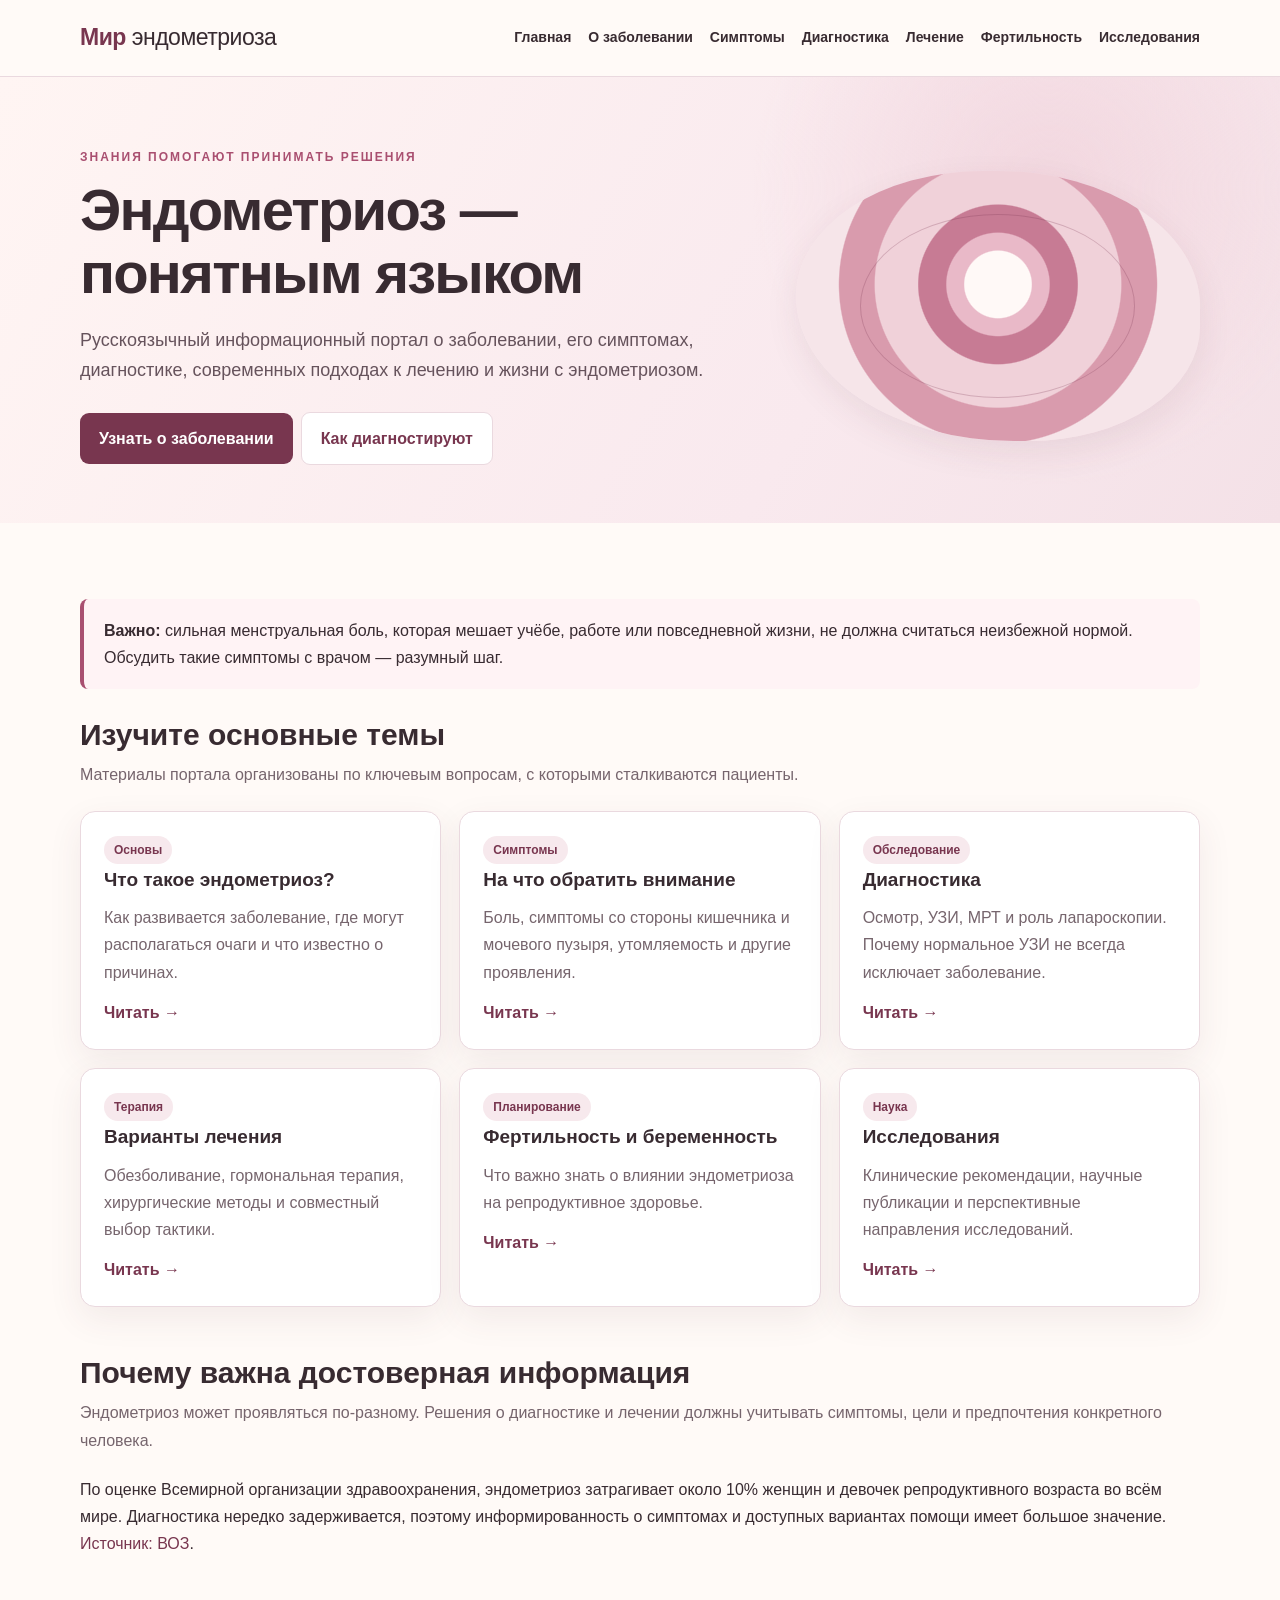
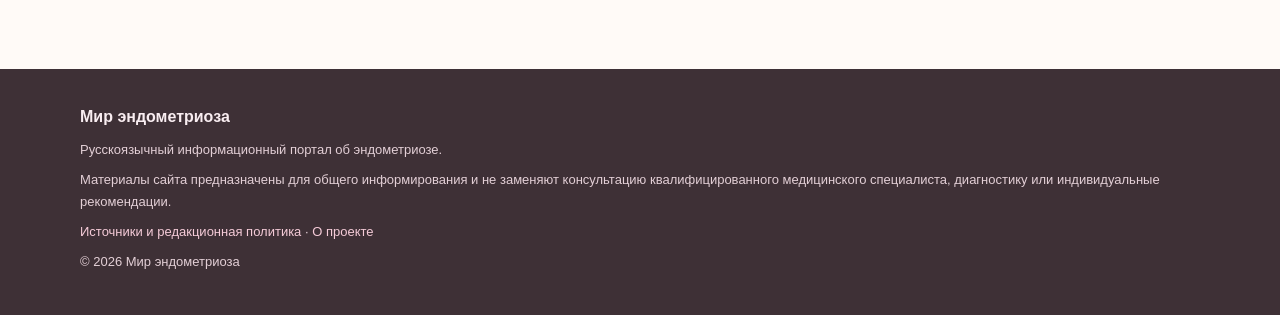
<file: index.html>
<!doctype html>
<html lang="ru"><head><meta charset="utf-8"><meta name="viewport" content="width=device-width, initial-scale=1">
<title>Мир эндометриоза — информация, диагностика и лечение</title>
<meta name="description" content="Научно обоснованная информация об эндометриозе: симптомы, диагностика, лечение, фертильность и новые исследования.">
<meta name="theme-color" content="#fffaf7"><link rel="stylesheet" href="style.css"></head><body>
<header><div class="wrap top"><a class="brand" href="index.html">Мир <span>эндометриоза</span></a><nav>
<a href="index.html">Главная</a><a href="about.html">О заболевании</a><a href="symptoms.html">Симптомы</a><a href="diagnosis.html">Диагностика</a><a href="treatment.html">Лечение</a><a href="fertility.html">Фертильность</a><a href="research.html">Исследования</a>
</nav></div></header>
<section class="hero"><div class="wrap hero-grid"><div><div class="eyebrow">Знания помогают принимать решения</div>
<h1>Эндометриоз — понятным языком</h1><p>Русскоязычный информационный портал о заболевании, его симптомах, диагностике, современных подходах к лечению и жизни с эндометриозом.</p>
<a class="button" href="about.html">Узнать о заболевании</a><a class="button secondary" href="diagnosis.html">Как диагностируют</a></div><div class="hero-art" role="img" aria-label="Абстрактная медицинская иллюстрация в розовых оттенках"></div></div></section>
<main><div class="wrap">
<div class="notice"><strong>Важно:</strong> сильная менструальная боль, которая мешает учёбе, работе или повседневной жизни, не должна считаться неизбежной нормой. Обсудить такие симптомы с врачом — разумный шаг.</div>
<div class="section-head"><h2>Изучите основные темы</h2><p>Материалы портала организованы по ключевым вопросам, с которыми сталкиваются пациенты.</p></div>
<div class="grid">
<div class="card"><span class="tag">Основы</span><h3>Что такое эндометриоз?</h3><p>Как развивается заболевание, где могут располагаться очаги и что известно о причинах.</p><a class="more" href="about.html">Читать →</a></div>
<div class="card"><span class="tag">Симптомы</span><h3>На что обратить внимание</h3><p>Боль, симптомы со стороны кишечника и мочевого пузыря, утомляемость и другие проявления.</p><a class="more" href="symptoms.html">Читать →</a></div>
<div class="card"><span class="tag">Обследование</span><h3>Диагностика</h3><p>Осмотр, УЗИ, МРТ и роль лапароскопии. Почему нормальное УЗИ не всегда исключает заболевание.</p><a class="more" href="diagnosis.html">Читать →</a></div>
<div class="card"><span class="tag">Терапия</span><h3>Варианты лечения</h3><p>Обезболивание, гормональная терапия, хирургические методы и совместный выбор тактики.</p><a class="more" href="treatment.html">Читать →</a></div>
<div class="card"><span class="tag">Планирование</span><h3>Фертильность и беременность</h3><p>Что важно знать о влиянии эндометриоза на репродуктивное здоровье.</p><a class="more" href="fertility.html">Читать →</a></div>
<div class="card"><span class="tag">Наука</span><h3>Исследования</h3><p>Клинические рекомендации, научные публикации и перспективные направления исследований.</p><a class="more" href="research.html">Читать →</a></div>
</div>
<div class="section-head" style="margin-top:48px"><h2>Почему важна достоверная информация</h2><p>Эндометриоз может проявляться по-разному. Решения о диагностике и лечении должны учитывать симптомы, цели и предпочтения конкретного человека.</p></div>
<p>По оценке Всемирной организации здравоохранения, эндометриоз затрагивает около 10% женщин и девочек репродуктивного возраста во всём мире. Диагностика нередко задерживается, поэтому информированность о симптомах и доступных вариантах помощи имеет большое значение. <a href="https://www.who.int/news-room/fact-sheets/detail/endometriosis" target="_blank" rel="noopener">Источник: ВОЗ</a>.</p>
</div></main><footer><div class="wrap"><strong>Мир эндометриоза</strong><p>Русскоязычный информационный портал об эндометриозе.</p><p>Материалы сайта предназначены для общего информирования и не заменяют консультацию квалифицированного медицинского специалиста, диагностику или индивидуальные рекомендации.</p><p><a href="sources.html">Источники и редакционная политика</a> · <a href="about.html">О проекте</a></p><p>© 2026 Мир эндометриоза</p></div></footer></body></html>
</file>
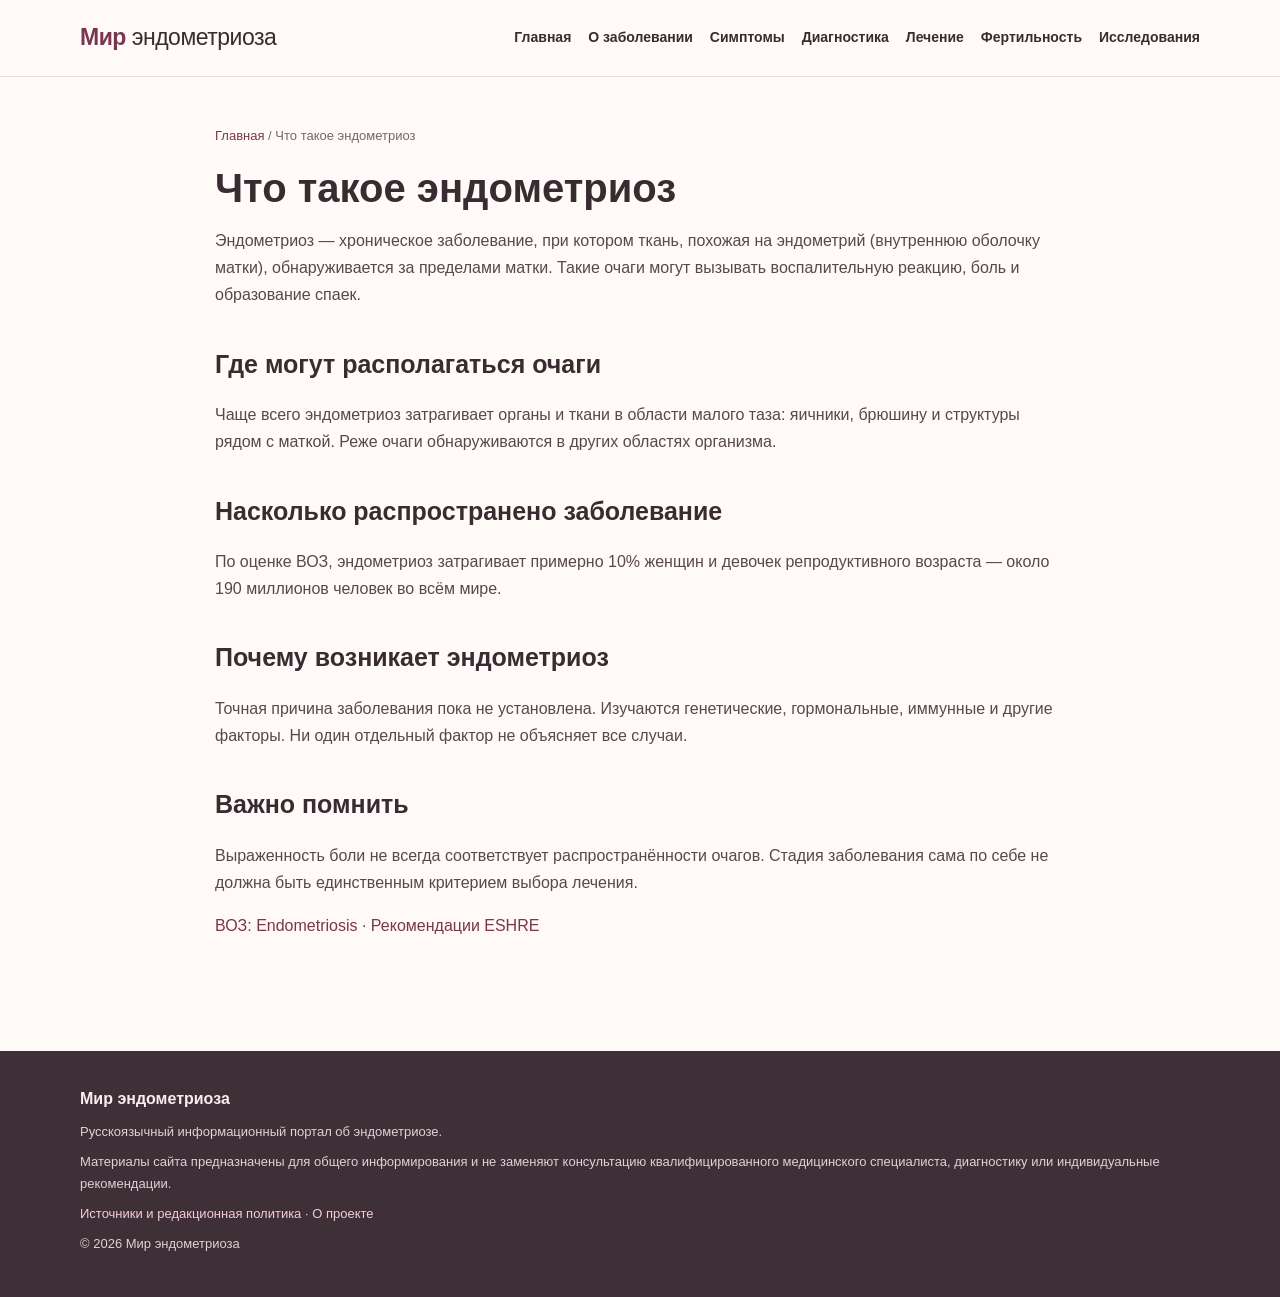
<file: about.html>
<!doctype html>
<html lang="ru"><head><meta charset="utf-8"><meta name="viewport" content="width=device-width, initial-scale=1">
<title>Что такое эндометриоз | Мир эндометриоза</title><meta name="description" content="Объяснение эндометриоза, возможных механизмов развития, распространённости и типов заболевания.">
<meta name="theme-color" content="#fffaf7"><link rel="stylesheet" href="style.css">
</head><body><header><div class="wrap top"><a class="brand" href="index.html">Мир <span>эндометриоза</span></a><nav>
<a href="index.html">Главная</a><a href="about.html">О заболевании</a><a href="symptoms.html">Симптомы</a><a href="diagnosis.html">Диагностика</a><a href="treatment.html">Лечение</a><a href="fertility.html">Фертильность</a><a href="research.html">Исследования</a>
</nav></div></header><main><div class="wrap content"><div class="crumb"><a href="index.html">Главная</a> / Что такое эндометриоз</div>
<h1>Что такое эндометриоз</h1><p>Эндометриоз — хроническое заболевание, при котором ткань, похожая на эндометрий (внутреннюю оболочку матки), обнаруживается за пределами матки. Такие очаги могут вызывать воспалительную реакцию, боль и образование спаек.</p>
<h2>Где могут располагаться очаги</h2><p>Чаще всего эндометриоз затрагивает органы и ткани в области малого таза: яичники, брюшину и структуры рядом с маткой. Реже очаги обнаруживаются в других областях организма.</p>
<h2>Насколько распространено заболевание</h2><p>По оценке ВОЗ, эндометриоз затрагивает примерно 10% женщин и девочек репродуктивного возраста — около 190 миллионов человек во всём мире.</p>
<h2>Почему возникает эндометриоз</h2><p>Точная причина заболевания пока не установлена. Изучаются генетические, гормональные, иммунные и другие факторы. Ни один отдельный фактор не объясняет все случаи.</p>
<h2>Важно помнить</h2><p>Выраженность боли не всегда соответствует распространённости очагов. Стадия заболевания сама по себе не должна быть единственным критерием выбора лечения.</p>
<p><a href="https://www.who.int/news-room/fact-sheets/detail/endometriosis" target="_blank" rel="noopener">ВОЗ: Endometriosis</a> · <a href="https://www.eshre.eu/Guidelines-and-Legal/Guidelines/Endometriosis-guideline" target="_blank" rel="noopener">Рекомендации ESHRE</a></p></div></main><footer><div class="wrap"><strong>Мир эндометриоза</strong><p>Русскоязычный информационный портал об эндометриозе.</p><p>Материалы сайта предназначены для общего информирования и не заменяют консультацию квалифицированного медицинского специалиста, диагностику или индивидуальные рекомендации.</p><p><a href="sources.html">Источники и редакционная политика</a> · <a href="about.html">О проекте</a></p><p>© 2026 Мир эндометриоза</p></div></footer></body></html>
</file>
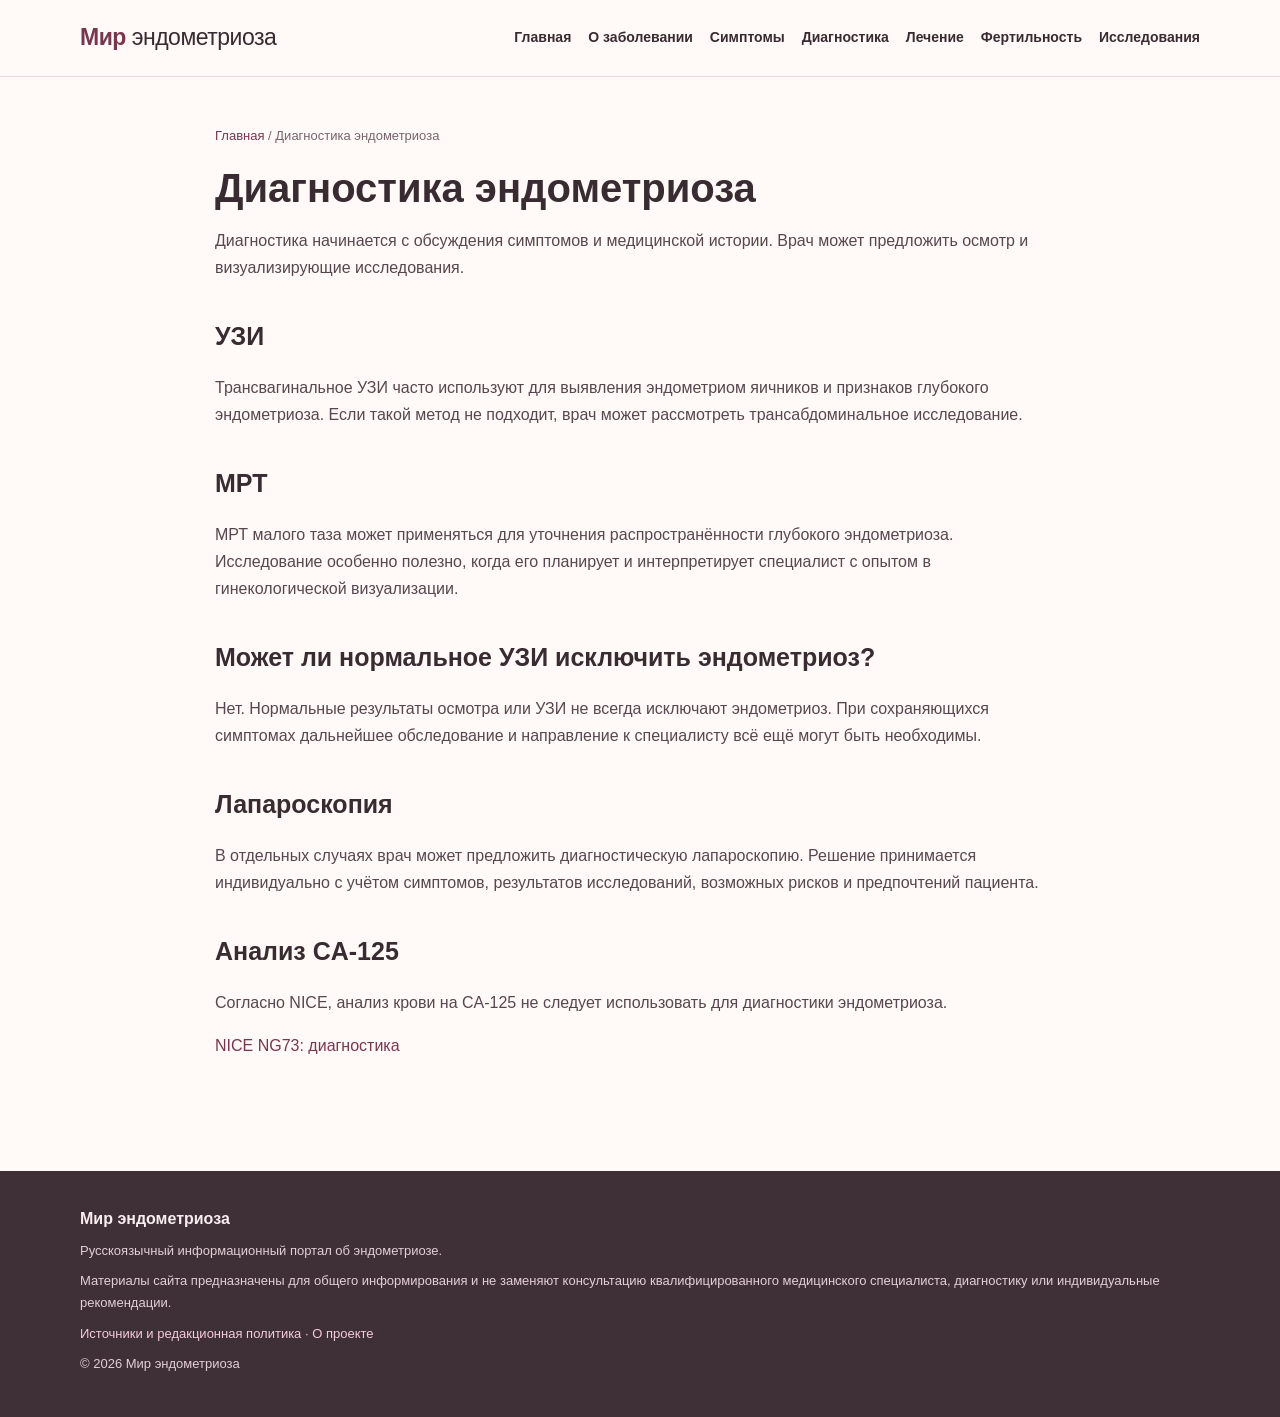
<file: diagnosis.html>
<!doctype html>
<html lang="ru"><head><meta charset="utf-8"><meta name="viewport" content="width=device-width, initial-scale=1">
<title>Диагностика эндометриоза | Мир эндометриоза</title><meta name="description" content="Современные методы диагностики эндометриоза: консультация, УЗИ, МРТ и лапароскопия.">
<meta name="theme-color" content="#fffaf7"><link rel="stylesheet" href="style.css">
</head><body><header><div class="wrap top"><a class="brand" href="index.html">Мир <span>эндометриоза</span></a><nav>
<a href="index.html">Главная</a><a href="about.html">О заболевании</a><a href="symptoms.html">Симптомы</a><a href="diagnosis.html">Диагностика</a><a href="treatment.html">Лечение</a><a href="fertility.html">Фертильность</a><a href="research.html">Исследования</a>
</nav></div></header><main><div class="wrap content"><div class="crumb"><a href="index.html">Главная</a> / Диагностика эндометриоза</div>
<h1>Диагностика эндометриоза</h1><p>Диагностика начинается с обсуждения симптомов и медицинской истории. Врач может предложить осмотр и визуализирующие исследования.</p>
<h2>УЗИ</h2><p>Трансвагинальное УЗИ часто используют для выявления эндометриом яичников и признаков глубокого эндометриоза. Если такой метод не подходит, врач может рассмотреть трансабдоминальное исследование.</p>
<h2>МРТ</h2><p>МРТ малого таза может применяться для уточнения распространённости глубокого эндометриоза. Исследование особенно полезно, когда его планирует и интерпретирует специалист с опытом в гинекологической визуализации.</p>
<h2>Может ли нормальное УЗИ исключить эндометриоз?</h2><p>Нет. Нормальные результаты осмотра или УЗИ не всегда исключают эндометриоз. При сохраняющихся симптомах дальнейшее обследование и направление к специалисту всё ещё могут быть необходимы.</p>
<h2>Лапароскопия</h2><p>В отдельных случаях врач может предложить диагностическую лапароскопию. Решение принимается индивидуально с учётом симптомов, результатов исследований, возможных рисков и предпочтений пациента.</p>
<h2>Анализ CA-125</h2><p>Согласно NICE, анализ крови на CA-125 не следует использовать для диагностики эндометриоза.</p>
<p><a href="https://www.nice.org.uk/guidance/ng73/chapter/Recommendations" target="_blank" rel="noopener">NICE NG73: диагностика</a></p></div></main><footer><div class="wrap"><strong>Мир эндометриоза</strong><p>Русскоязычный информационный портал об эндометриозе.</p><p>Материалы сайта предназначены для общего информирования и не заменяют консультацию квалифицированного медицинского специалиста, диагностику или индивидуальные рекомендации.</p><p><a href="sources.html">Источники и редакционная политика</a> · <a href="about.html">О проекте</a></p><p>© 2026 Мир эндометриоза</p></div></footer></body></html>
</file>
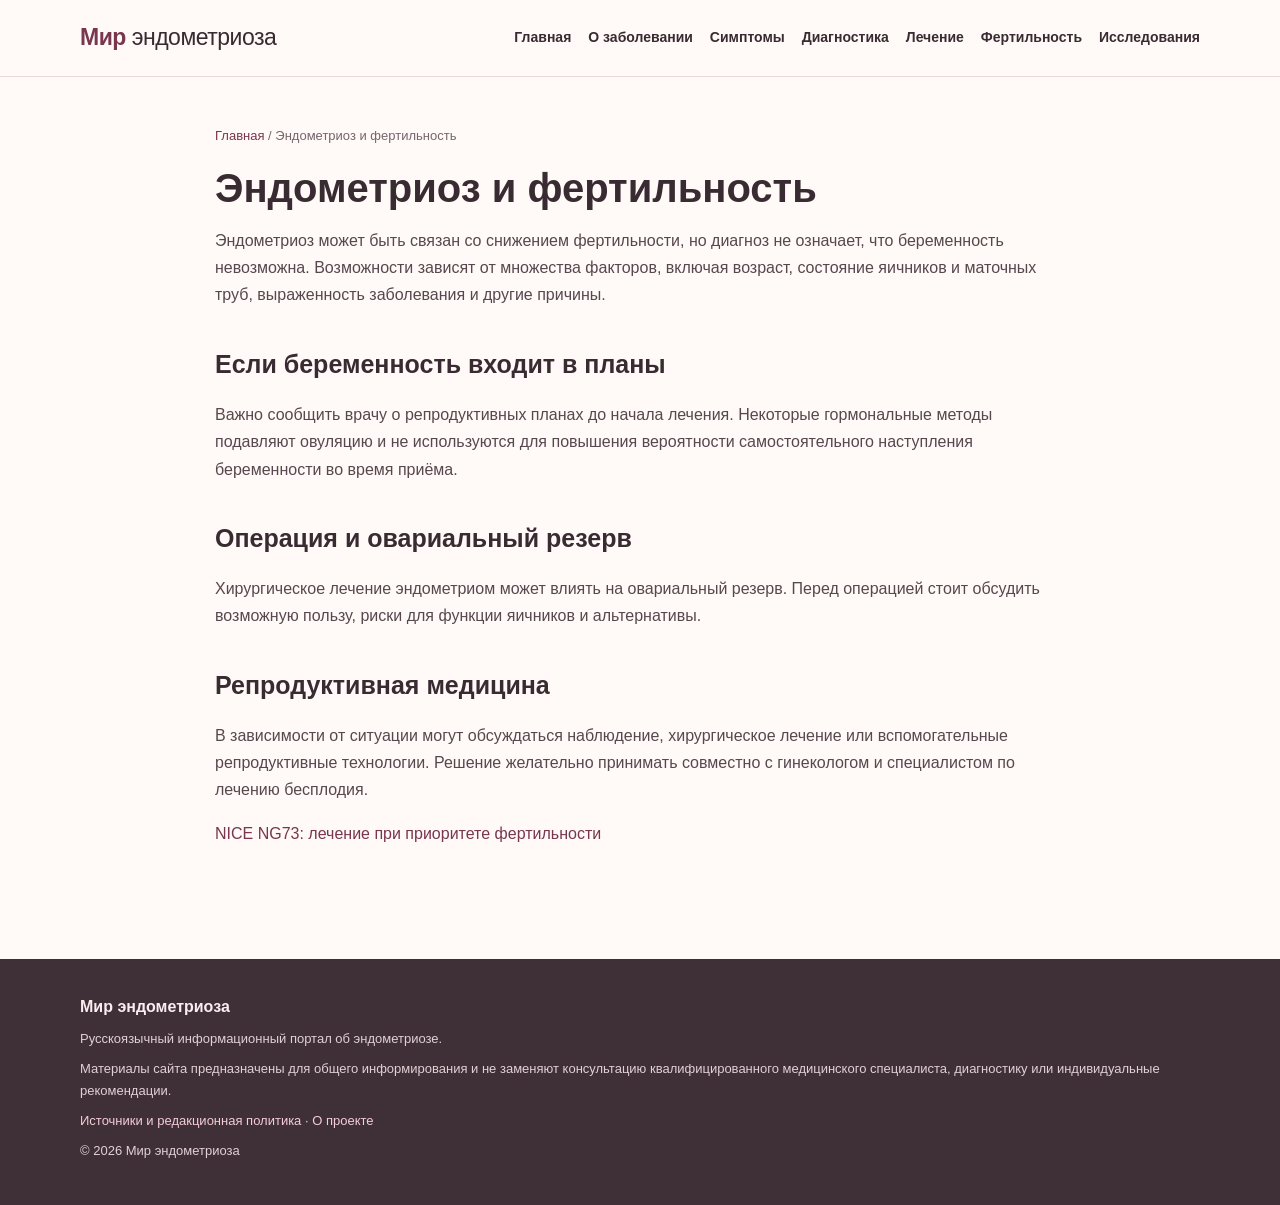
<file: fertility.html>
<!doctype html>
<html lang="ru"><head><meta charset="utf-8"><meta name="viewport" content="width=device-width, initial-scale=1">
<title>Эндометриоз и фертильность | Мир эндометриоза</title><meta name="description" content="Информация о взаимосвязи эндометриоза, фертильности, планирования беременности и вспомогательных репродуктивных технологий.">
<meta name="theme-color" content="#fffaf7"><link rel="stylesheet" href="style.css">
</head><body><header><div class="wrap top"><a class="brand" href="index.html">Мир <span>эндометриоза</span></a><nav>
<a href="index.html">Главная</a><a href="about.html">О заболевании</a><a href="symptoms.html">Симптомы</a><a href="diagnosis.html">Диагностика</a><a href="treatment.html">Лечение</a><a href="fertility.html">Фертильность</a><a href="research.html">Исследования</a>
</nav></div></header><main><div class="wrap content"><div class="crumb"><a href="index.html">Главная</a> / Эндометриоз и фертильность</div>
<h1>Эндометриоз и фертильность</h1><p>Эндометриоз может быть связан со снижением фертильности, но диагноз не означает, что беременность невозможна. Возможности зависят от множества факторов, включая возраст, состояние яичников и маточных труб, выраженность заболевания и другие причины.</p>
<h2>Если беременность входит в планы</h2><p>Важно сообщить врачу о репродуктивных планах до начала лечения. Некоторые гормональные методы подавляют овуляцию и не используются для повышения вероятности самостоятельного наступления беременности во время приёма.</p>
<h2>Операция и овариальный резерв</h2><p>Хирургическое лечение эндометриом может влиять на овариальный резерв. Перед операцией стоит обсудить возможную пользу, риски для функции яичников и альтернативы.</p>
<h2>Репродуктивная медицина</h2><p>В зависимости от ситуации могут обсуждаться наблюдение, хирургическое лечение или вспомогательные репродуктивные технологии. Решение желательно принимать совместно с гинекологом и специалистом по лечению бесплодия.</p>
<p><a href="https://www.nice.org.uk/guidance/ng73/chapter/Recommendations" target="_blank" rel="noopener">NICE NG73: лечение при приоритете фертильности</a></p></div></main><footer><div class="wrap"><strong>Мир эндометриоза</strong><p>Русскоязычный информационный портал об эндометриозе.</p><p>Материалы сайта предназначены для общего информирования и не заменяют консультацию квалифицированного медицинского специалиста, диагностику или индивидуальные рекомендации.</p><p><a href="sources.html">Источники и редакционная политика</a> · <a href="about.html">О проекте</a></p><p>© 2026 Мир эндометриоза</p></div></footer></body></html>
</file>
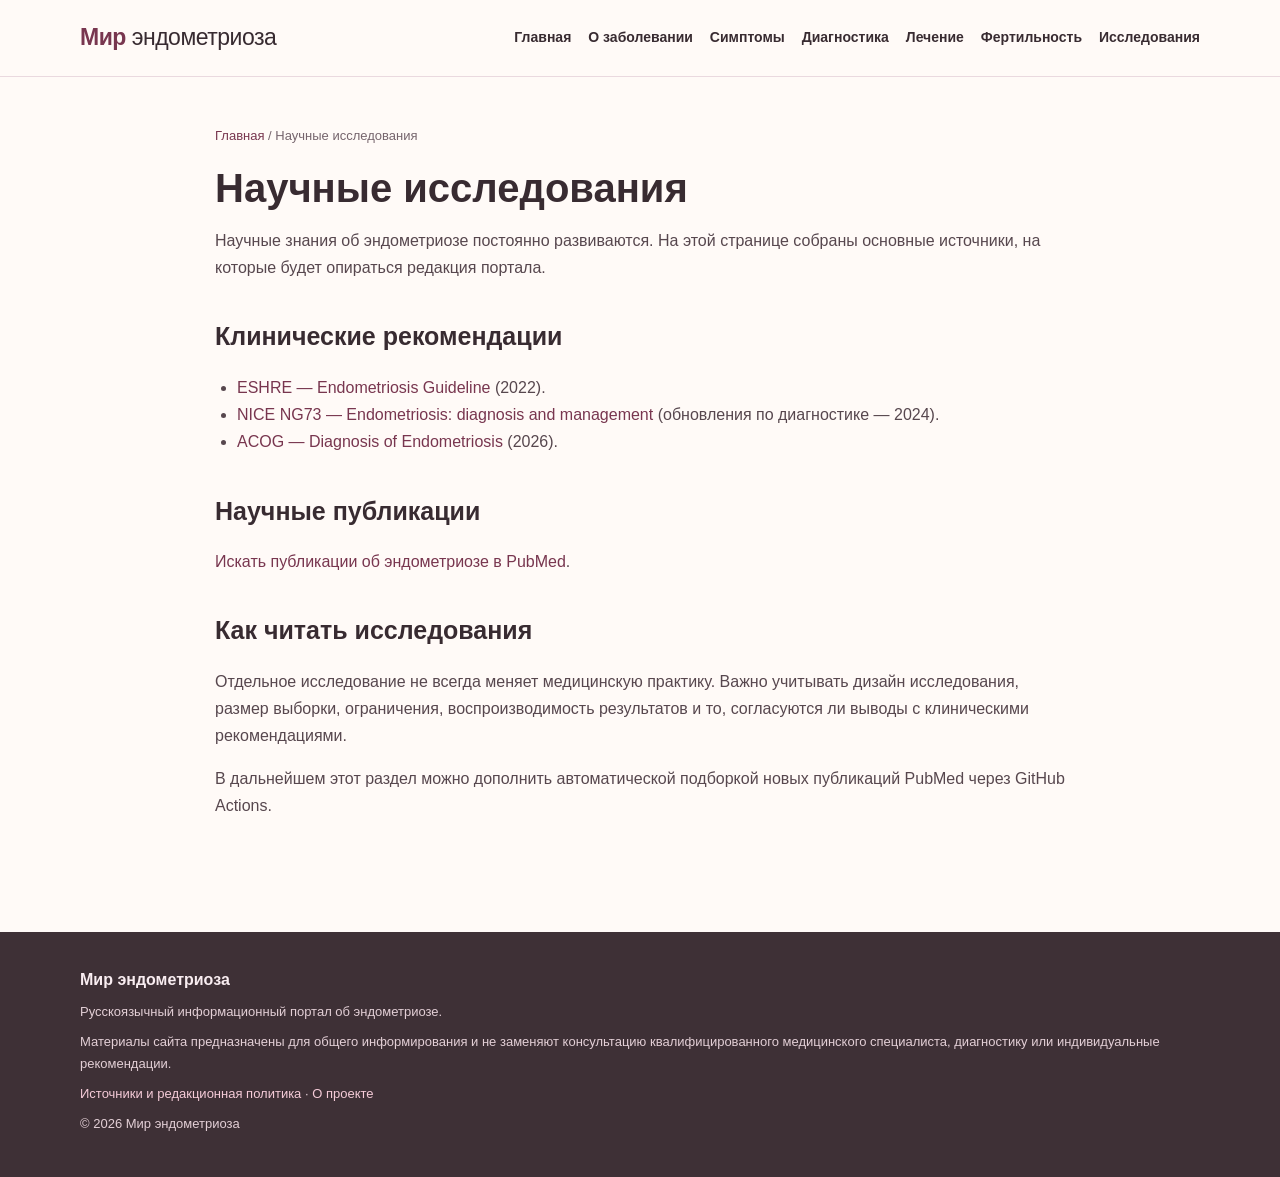
<file: research.html>
<!doctype html>
<html lang="ru"><head><meta charset="utf-8"><meta name="viewport" content="width=device-width, initial-scale=1">
<title>Научные исследования | Мир эндометриоза</title><meta name="description" content="Клинические рекомендации и научные ресурсы для изучения эндометриоза.">
<meta name="theme-color" content="#fffaf7"><link rel="stylesheet" href="style.css">
</head><body><header><div class="wrap top"><a class="brand" href="index.html">Мир <span>эндометриоза</span></a><nav>
<a href="index.html">Главная</a><a href="about.html">О заболевании</a><a href="symptoms.html">Симптомы</a><a href="diagnosis.html">Диагностика</a><a href="treatment.html">Лечение</a><a href="fertility.html">Фертильность</a><a href="research.html">Исследования</a>
</nav></div></header><main><div class="wrap content"><div class="crumb"><a href="index.html">Главная</a> / Научные исследования</div>
<h1>Научные исследования</h1><p>Научные знания об эндометриозе постоянно развиваются. На этой странице собраны основные источники, на которые будет опираться редакция портала.</p>
<h2>Клинические рекомендации</h2><ul><li><a href="https://www.eshre.eu/Guidelines-and-Legal/Guidelines/Endometriosis-guideline" target="_blank" rel="noopener">ESHRE — Endometriosis Guideline</a> (2022).</li><li><a href="https://www.nice.org.uk/guidance/ng73" target="_blank" rel="noopener">NICE NG73 — Endometriosis: diagnosis and management</a> (обновления по диагностике — 2024).</li><li><a href="https://www.acog.org/clinical/clinical-guidance/clinical-practice-guideline/articles/2026/03/diagnosis-of-endometriosis" target="_blank" rel="noopener">ACOG — Diagnosis of Endometriosis</a> (2026).</li></ul>
<h2>Научные публикации</h2><p><a href="https://pubmed.ncbi.nlm.nih.gov/?term=endometriosis" target="_blank" rel="noopener">Искать публикации об эндометриозе в PubMed</a>.</p>
<h2>Как читать исследования</h2><p>Отдельное исследование не всегда меняет медицинскую практику. Важно учитывать дизайн исследования, размер выборки, ограничения, воспроизводимость результатов и то, согласуются ли выводы с клиническими рекомендациями.</p>
<p>В дальнейшем этот раздел можно дополнить автоматической подборкой новых публикаций PubMed через GitHub Actions.</p></div></main><footer><div class="wrap"><strong>Мир эндометриоза</strong><p>Русскоязычный информационный портал об эндометриозе.</p><p>Материалы сайта предназначены для общего информирования и не заменяют консультацию квалифицированного медицинского специалиста, диагностику или индивидуальные рекомендации.</p><p><a href="sources.html">Источники и редакционная политика</a> · <a href="about.html">О проекте</a></p><p>© 2026 Мир эндометриоза</p></div></footer></body></html>
</file>
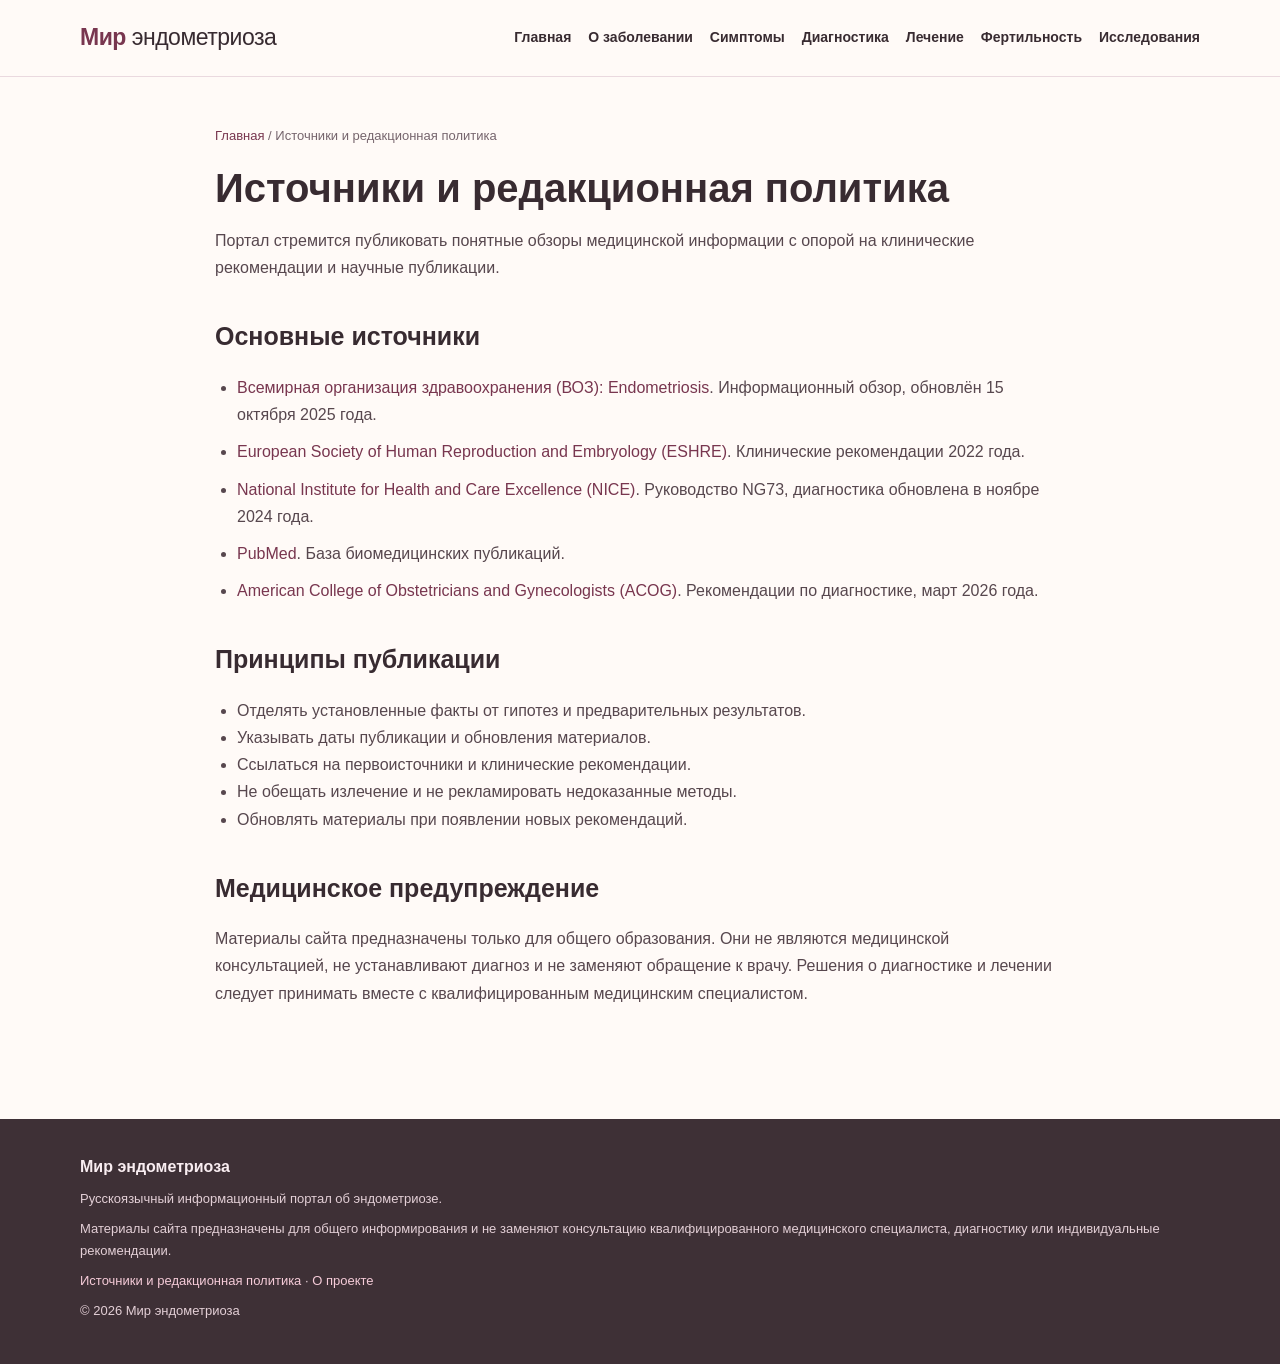
<file: sources.html>
<!doctype html>
<html lang="ru"><head><meta charset="utf-8"><meta name="viewport" content="width=device-width, initial-scale=1">
<title>Источники и редакционная политика | Мир эндометриоза</title><meta name="description" content="Основные медицинские источники и принципы подготовки материалов портала.">
<meta name="theme-color" content="#fffaf7"><link rel="stylesheet" href="style.css">
</head><body><header><div class="wrap top"><a class="brand" href="index.html">Мир <span>эндометриоза</span></a><nav>
<a href="index.html">Главная</a><a href="about.html">О заболевании</a><a href="symptoms.html">Симптомы</a><a href="diagnosis.html">Диагностика</a><a href="treatment.html">Лечение</a><a href="fertility.html">Фертильность</a><a href="research.html">Исследования</a>
</nav></div></header><main><div class="wrap content"><div class="crumb"><a href="index.html">Главная</a> / Источники и редакционная политика</div>
<h1>Источники и редакционная политика</h1><p>Портал стремится публиковать понятные обзоры медицинской информации с опорой на клинические рекомендации и научные публикации.</p>
<h2>Основные источники</h2><ul class="source-list"><li><a href="https://www.who.int/news-room/fact-sheets/detail/endometriosis" target="_blank" rel="noopener">Всемирная организация здравоохранения (ВОЗ): Endometriosis</a>. Информационный обзор, обновлён 15 октября 2025 года.</li><li><a href="https://www.eshre.eu/Guidelines-and-Legal/Guidelines/Endometriosis-guideline" target="_blank" rel="noopener">European Society of Human Reproduction and Embryology (ESHRE)</a>. Клинические рекомендации 2022 года.</li><li><a href="https://www.nice.org.uk/guidance/ng73" target="_blank" rel="noopener">National Institute for Health and Care Excellence (NICE)</a>. Руководство NG73, диагностика обновлена в ноябре 2024 года.</li><li><a href="https://pubmed.ncbi.nlm.nih.gov/?term=endometriosis" target="_blank" rel="noopener">PubMed</a>. База биомедицинских публикаций.</li><li><a href="https://www.acog.org/clinical/clinical-guidance/clinical-practice-guideline/articles/2026/03/diagnosis-of-endometriosis" target="_blank" rel="noopener">American College of Obstetricians and Gynecologists (ACOG)</a>. Рекомендации по диагностике, март 2026 года.</li></ul>
<h2>Принципы публикации</h2><ul><li>Отделять установленные факты от гипотез и предварительных результатов.</li><li>Указывать даты публикации и обновления материалов.</li><li>Ссылаться на первоисточники и клинические рекомендации.</li><li>Не обещать излечение и не рекламировать недоказанные методы.</li><li>Обновлять материалы при появлении новых рекомендаций.</li></ul>
<h2>Медицинское предупреждение</h2><p>Материалы сайта предназначены только для общего образования. Они не являются медицинской консультацией, не устанавливают диагноз и не заменяют обращение к врачу. Решения о диагностике и лечении следует принимать вместе с квалифицированным медицинским специалистом.</p></div></main><footer><div class="wrap"><strong>Мир эндометриоза</strong><p>Русскоязычный информационный портал об эндометриозе.</p><p>Материалы сайта предназначены для общего информирования и не заменяют консультацию квалифицированного медицинского специалиста, диагностику или индивидуальные рекомендации.</p><p><a href="sources.html">Источники и редакционная политика</a> · <a href="about.html">О проекте</a></p><p>© 2026 Мир эндометриоза</p></div></footer></body></html>
</file>
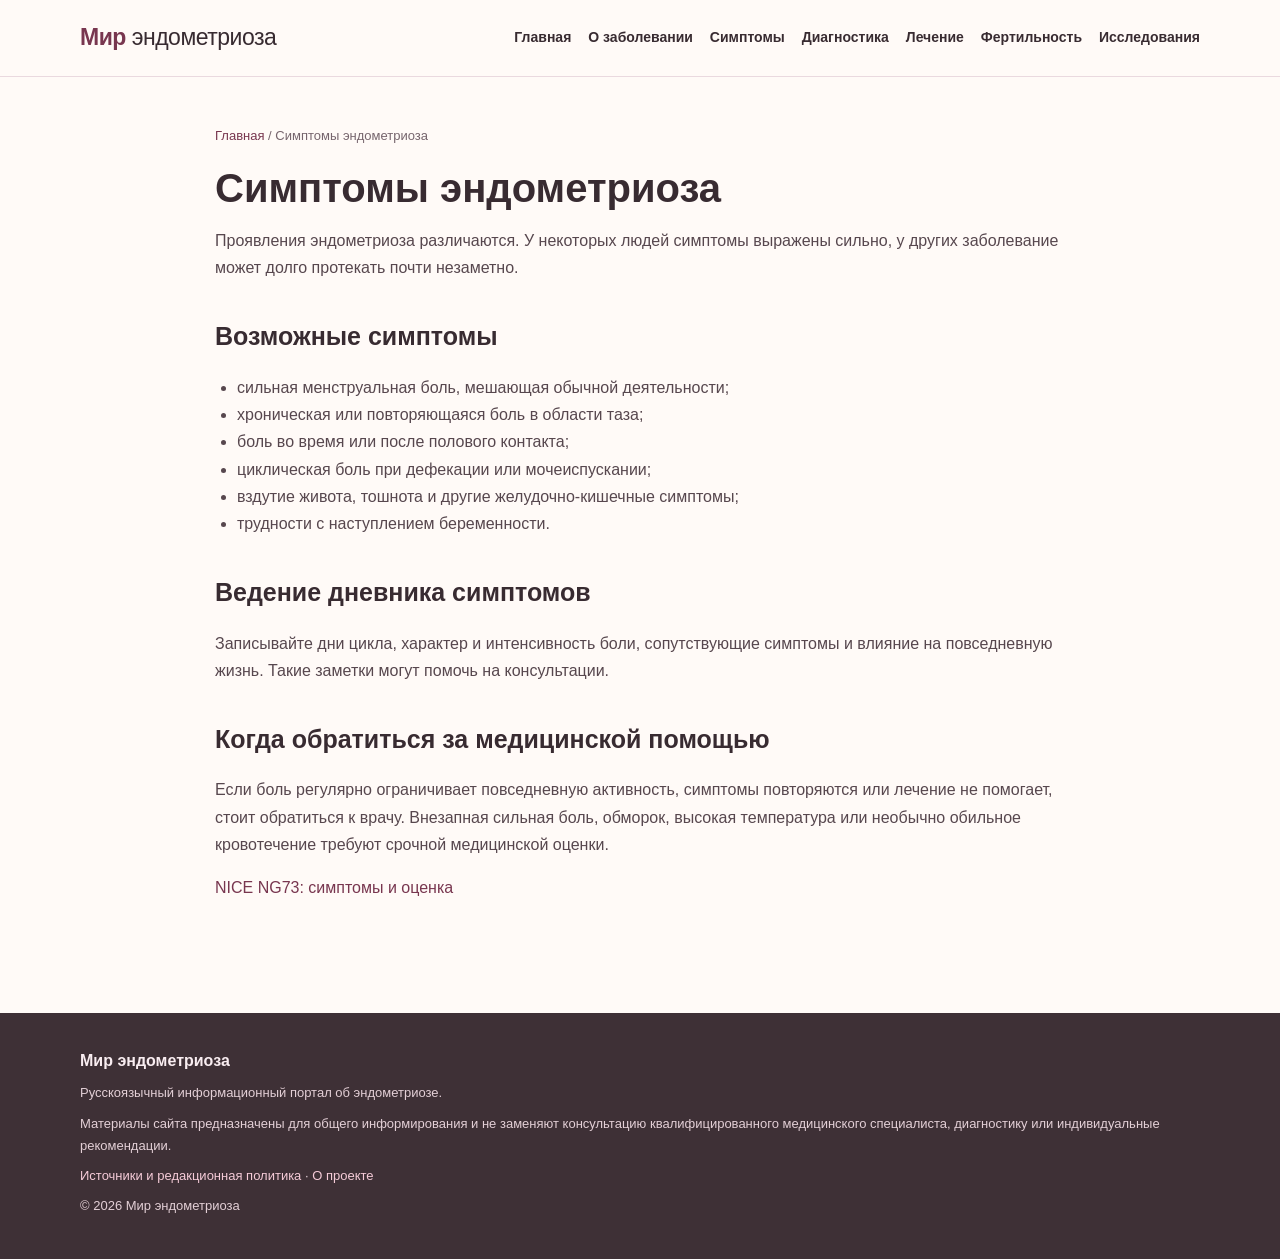
<file: symptoms.html>
<!doctype html>
<html lang="ru"><head><meta charset="utf-8"><meta name="viewport" content="width=device-width, initial-scale=1">
<title>Симптомы эндометриоза | Мир эндометриоза</title><meta name="description" content="Основные симптомы эндометриоза и признаки, при которых стоит обсудить состояние с врачом.">
<meta name="theme-color" content="#fffaf7"><link rel="stylesheet" href="style.css">
</head><body><header><div class="wrap top"><a class="brand" href="index.html">Мир <span>эндометриоза</span></a><nav>
<a href="index.html">Главная</a><a href="about.html">О заболевании</a><a href="symptoms.html">Симптомы</a><a href="diagnosis.html">Диагностика</a><a href="treatment.html">Лечение</a><a href="fertility.html">Фертильность</a><a href="research.html">Исследования</a>
</nav></div></header><main><div class="wrap content"><div class="crumb"><a href="index.html">Главная</a> / Симптомы эндометриоза</div>
<h1>Симптомы эндометриоза</h1><p>Проявления эндометриоза различаются. У некоторых людей симптомы выражены сильно, у других заболевание может долго протекать почти незаметно.</p>
<h2>Возможные симптомы</h2><ul><li>сильная менструальная боль, мешающая обычной деятельности;</li><li>хроническая или повторяющаяся боль в области таза;</li><li>боль во время или после полового контакта;</li><li>циклическая боль при дефекации или мочеиспускании;</li><li>вздутие живота, тошнота и другие желудочно-кишечные симптомы;</li><li>трудности с наступлением беременности.</li></ul>
<h2>Ведение дневника симптомов</h2><p>Записывайте дни цикла, характер и интенсивность боли, сопутствующие симптомы и влияние на повседневную жизнь. Такие заметки могут помочь на консультации.</p>
<h2>Когда обратиться за медицинской помощью</h2><p>Если боль регулярно ограничивает повседневную активность, симптомы повторяются или лечение не помогает, стоит обратиться к врачу. Внезапная сильная боль, обморок, высокая температура или необычно обильное кровотечение требуют срочной медицинской оценки.</p>
<p><a href="https://www.nice.org.uk/guidance/ng73/chapter/Recommendations" target="_blank" rel="noopener">NICE NG73: симптомы и оценка</a></p></div></main><footer><div class="wrap"><strong>Мир эндометриоза</strong><p>Русскоязычный информационный портал об эндометриозе.</p><p>Материалы сайта предназначены для общего информирования и не заменяют консультацию квалифицированного медицинского специалиста, диагностику или индивидуальные рекомендации.</p><p><a href="sources.html">Источники и редакционная политика</a> · <a href="about.html">О проекте</a></p><p>© 2026 Мир эндометриоза</p></div></footer></body></html>
</file>
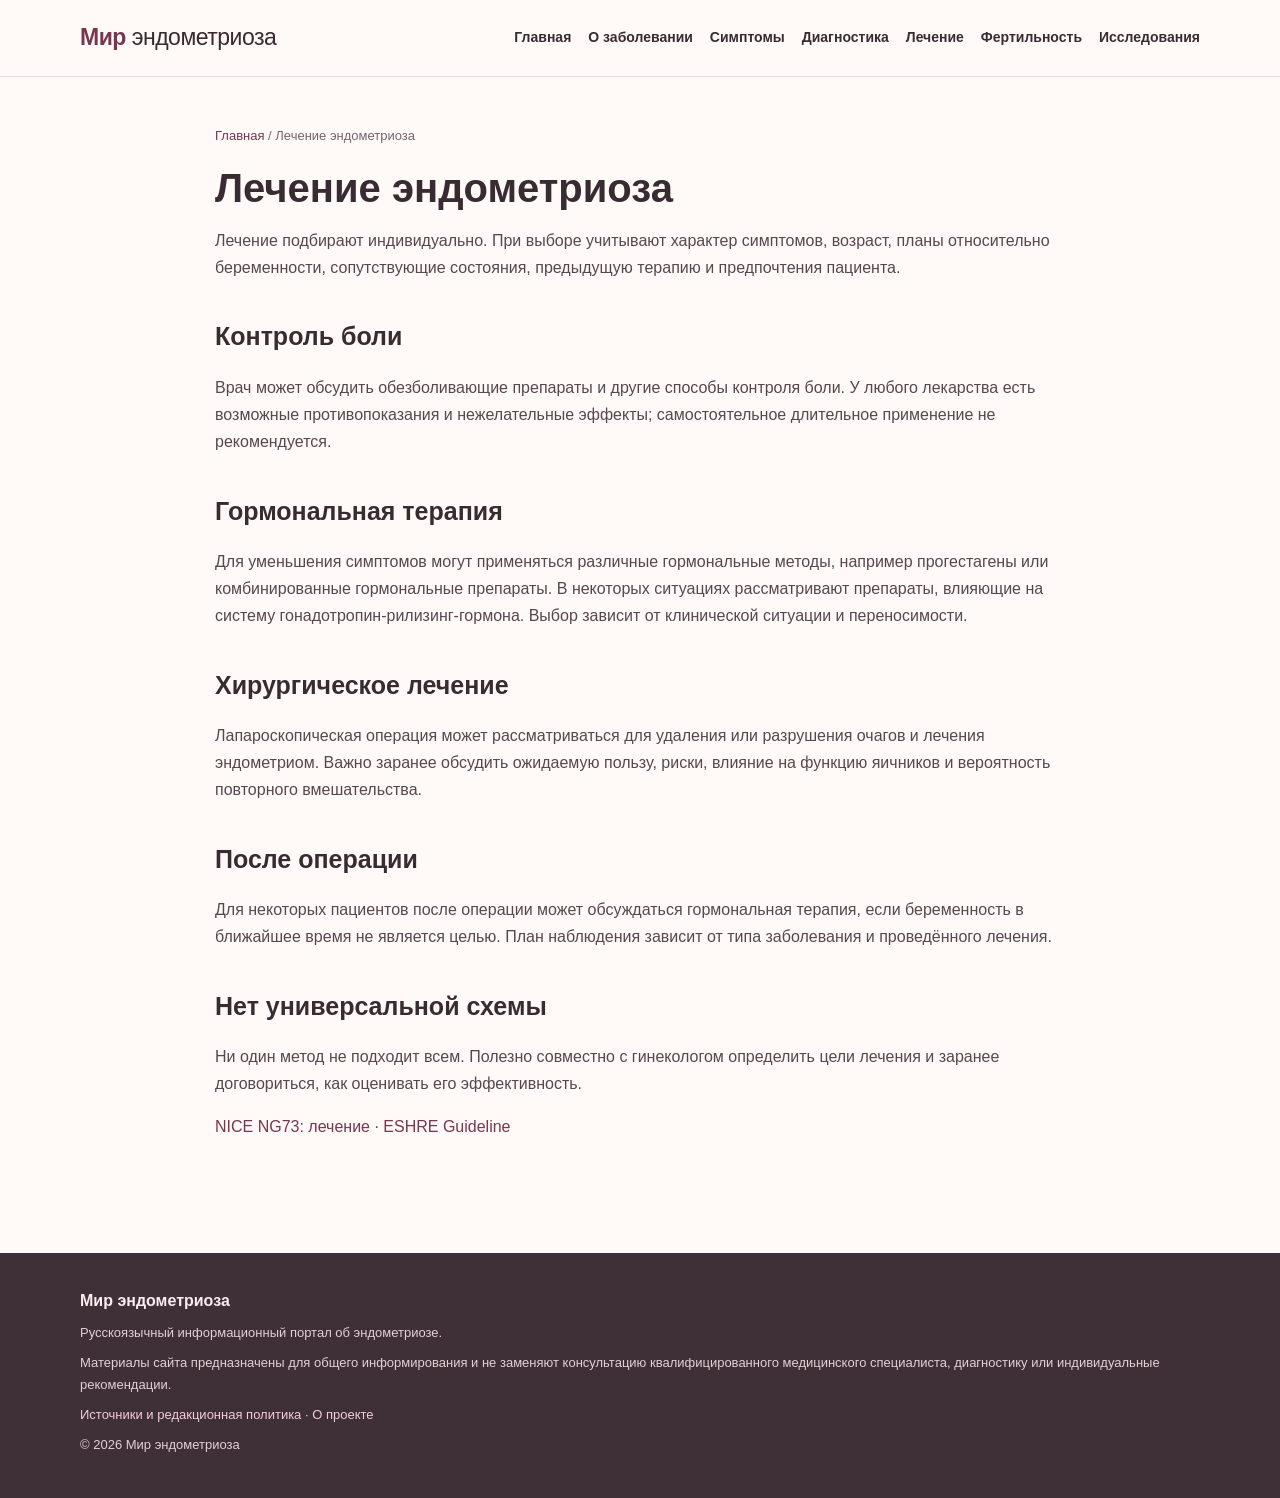
<file: treatment.html>
<!doctype html>
<html lang="ru"><head><meta charset="utf-8"><meta name="viewport" content="width=device-width, initial-scale=1">
<title>Лечение эндометриоза | Мир эндометриоза</title><meta name="description" content="Обзор подходов к лечению эндометриоза: контроль боли, гормональная терапия и хирургия.">
<meta name="theme-color" content="#fffaf7"><link rel="stylesheet" href="style.css">
</head><body><header><div class="wrap top"><a class="brand" href="index.html">Мир <span>эндометриоза</span></a><nav>
<a href="index.html">Главная</a><a href="about.html">О заболевании</a><a href="symptoms.html">Симптомы</a><a href="diagnosis.html">Диагностика</a><a href="treatment.html">Лечение</a><a href="fertility.html">Фертильность</a><a href="research.html">Исследования</a>
</nav></div></header><main><div class="wrap content"><div class="crumb"><a href="index.html">Главная</a> / Лечение эндометриоза</div>
<h1>Лечение эндометриоза</h1><p>Лечение подбирают индивидуально. При выборе учитывают характер симптомов, возраст, планы относительно беременности, сопутствующие состояния, предыдущую терапию и предпочтения пациента.</p>
<h2>Контроль боли</h2><p>Врач может обсудить обезболивающие препараты и другие способы контроля боли. У любого лекарства есть возможные противопоказания и нежелательные эффекты; самостоятельное длительное применение не рекомендуется.</p>
<h2>Гормональная терапия</h2><p>Для уменьшения симптомов могут применяться различные гормональные методы, например прогестагены или комбинированные гормональные препараты. В некоторых ситуациях рассматривают препараты, влияющие на систему гонадотропин-рилизинг-гормона. Выбор зависит от клинической ситуации и переносимости.</p>
<h2>Хирургическое лечение</h2><p>Лапароскопическая операция может рассматриваться для удаления или разрушения очагов и лечения эндометриом. Важно заранее обсудить ожидаемую пользу, риски, влияние на функцию яичников и вероятность повторного вмешательства.</p>
<h2>После операции</h2><p>Для некоторых пациентов после операции может обсуждаться гормональная терапия, если беременность в ближайшее время не является целью. План наблюдения зависит от типа заболевания и проведённого лечения.</p>
<h2>Нет универсальной схемы</h2><p>Ни один метод не подходит всем. Полезно совместно с гинекологом определить цели лечения и заранее договориться, как оценивать его эффективность.</p>
<p><a href="https://www.nice.org.uk/guidance/ng73/chapter/Recommendations" target="_blank" rel="noopener">NICE NG73: лечение</a> · <a href="https://www.eshre.eu/Guidelines-and-Legal/Guidelines/Endometriosis-guideline" target="_blank" rel="noopener">ESHRE Guideline</a></p></div></main><footer><div class="wrap"><strong>Мир эндометриоза</strong><p>Русскоязычный информационный портал об эндометриозе.</p><p>Материалы сайта предназначены для общего информирования и не заменяют консультацию квалифицированного медицинского специалиста, диагностику или индивидуальные рекомендации.</p><p><a href="sources.html">Источники и редакционная политика</a> · <a href="about.html">О проекте</a></p><p>© 2026 Мир эндометриоза</p></div></footer></body></html>
</file>
<file: style.css>
:root{--ink:#382b31;--muted:#76656d;--rose:#a94f70;--rose-dark:#78364f;--pink:#f7e9ed;--cream:#fffaf7;--line:#ead9df;--white:#fff;--shadow:0 12px 34px rgba(91,48,65,.08)}
*{box-sizing:border-box}html{scroll-behavior:smooth}body{margin:0;background:var(--cream);color:var(--ink);font:16px/1.7 Arial,Helvetica,sans-serif}
a{color:var(--rose-dark);text-decoration:none}a:hover{text-decoration:underline}.wrap{width:min(1120px,calc(100% - 36px));margin:auto}
header{background:rgba(255,250,247,.96);border-bottom:1px solid var(--line);position:sticky;top:0;z-index:10;backdrop-filter:blur(10px)}
.top{min-height:76px;display:flex;align-items:center;justify-content:space-between;gap:24px}.brand{font-size:23px;font-weight:800;letter-spacing:-.5px;color:var(--rose-dark)}.brand span{color:var(--ink);font-weight:500}
nav{display:flex;gap:17px;flex-wrap:wrap;justify-content:flex-end}nav a{font-size:14px;color:var(--ink);font-weight:600}
.hero{padding:70px 0 58px;background:radial-gradient(circle at 82% 25%,#f2d7df 0,transparent 27%),linear-gradient(120deg,#fff5f3,#f9e9ee 65%,#f4e1e7)}
.hero-grid{display:grid;grid-template-columns:1.25fr .75fr;gap:42px;align-items:center}.eyebrow{color:var(--rose);font-size:12px;letter-spacing:2px;text-transform:uppercase;font-weight:700}.hero h1{font-size:clamp(36px,5vw,58px);line-height:1.08;letter-spacing:-1.8px;margin:12px 0 20px;max-width:720px}.hero p{font-size:18px;color:#66535c;max-width:680px}.hero-art{min-height:270px;border-radius:48% 52% 44% 56%;background:radial-gradient(circle at 50% 42%,#fff9f7 0 13%,#e9b9c8 13.5% 20%,#c77b94 20.5% 31%,#f0d1d9 31.5% 48%,#d99bad 48.5% 62%,#f6e5e9 62.5%);box-shadow:var(--shadow);position:relative}.hero-art:after{content:"";position:absolute;inset:16%;border:1px solid rgba(120,54,79,.25);border-radius:50%}
.button{display:inline-block;background:var(--rose-dark);color:#fff;padding:12px 19px;border-radius:9px;font-weight:700;margin:8px 8px 0 0}.button.secondary{background:#fff;color:var(--rose-dark);border:1px solid var(--line)}
main{padding:48px 0}.section-head{margin-bottom:22px}.section-head h2{font-size:30px;line-height:1.2;margin:0 0 8px}.section-head p{color:var(--muted);margin:0}.grid{display:grid;grid-template-columns:repeat(3,1fr);gap:18px}.card{background:#fff;border:1px solid var(--line);border-radius:15px;padding:23px;box-shadow:var(--shadow)}.card h3{margin:0 0 8px;font-size:19px}.card p{color:var(--muted);margin:0 0 13px}.card a.more{font-weight:700}.notice{background:#fff3f5;border-left:4px solid var(--rose);padding:18px 20px;border-radius:8px;margin:28px 0}.content{max-width:850px}.content h1{font-size:40px;line-height:1.15;margin:0 0 16px}.content h2{font-size:25px;margin:34px 0 10px}.content h3{font-size:19px;margin:24px 0 8px}.content p,.content li{color:#57474e}.content ul{padding-left:22px}.source-list li{margin-bottom:10px}.crumb{font-size:13px;color:var(--muted);margin-bottom:18px}.tag{display:inline-block;background:var(--pink);color:var(--rose-dark);padding:4px 10px;border-radius:30px;font-size:12px;font-weight:700}
footer{background:#3e3036;color:#f9edf1;padding:34px 0;margin-top:48px}footer a{color:#f5cbd8}footer p{color:#e3cfd6;font-size:13px;margin:8px 0}
@media(max-width:800px){.hero-grid{grid-template-columns:1fr}.hero-art{min-height:190px;max-width:330px;width:100%;margin:auto}.grid{grid-template-columns:repeat(2,1fr)}.top{align-items:flex-start;padding:16px 0;flex-direction:column}nav{justify-content:flex-start;gap:10px 16px}}
@media(max-width:540px){.grid{grid-template-columns:1fr}.hero{padding:48px 0}.content h1{font-size:33px}nav a{font-size:13px}}
</file>
